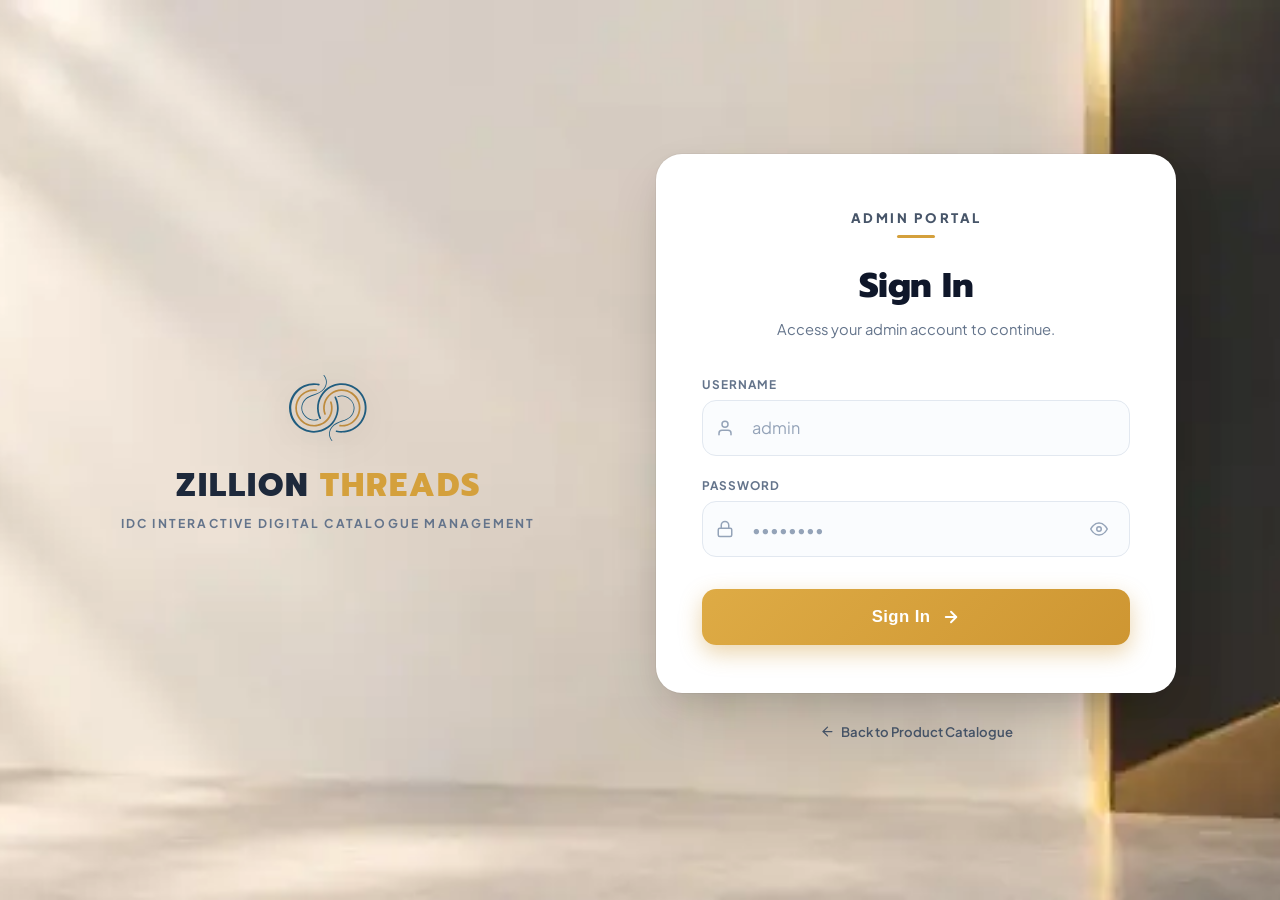
<file: login.html>
<!DOCTYPE html>
<html lang="en">
<head>
    <meta charset="UTF-8">
    <meta name="viewport" content="width=device-width, initial-scale=1.0">
    <title>Zillion Threads Admin Login</title>
    <link rel="icon" href="./global assets/Images/logo.svg">
    <link rel="preconnect" href="https://fonts.googleapis.com">
    <link rel="preconnect" href="https://fonts.gstatic.com" crossorigin>
    <link href="https://fonts.googleapis.com/css2?family=Plus+Jakarta+Sans:wght@400;500;600;700;800&family=Prompt:wght@400;500;600;700;800&display=swap" rel="stylesheet">
    <style>
        :root {
            --brand-primary: #1A7292;
            --brand-gold: #D4A03C;
            --brand-gold-hover: #BF8D2D;
            --text-dark: #1E293B;
            --text-muted: #64748B;
            --text-dim: #94A3B8;
            --card-bg: #FFFFFF;
            --input-bg: #FAFCFE;
            --input-border: #E2E8F0;
            --input-focus: #D4A03C;
            --error-bg: #FEF2F2;
            --error-border: #FCA5A5;
            --error-text: #DC2626;
        }

        * {
            box-sizing: border-box;
            margin: 0;
            padding: 0;
        }

        body {
            font-family: 'Plus Jakarta Sans', sans-serif;
            min-height: 100vh;
            width: 100vw;
            overflow-x: hidden;
            background-color: #EFECE6;
            background-image: url('./global%20assets/Images/background-images/background-image-1.webp');
            background-size: cover;
            background-position: center center;
            background-repeat: no-repeat;
            display: flex;
            align-items: center;
            justify-content: center;
            position: relative;
        }

        .login-page-container {
            width: 100%;
            max-width: 1200px;
            min-height: 100vh;
            display: flex;
            align-items: center;
            justify-content: space-between;
            padding: 2rem 5%;
            position: relative;
            z-index: 10;
        }

        /* Left Side: Brand presentation (ZILLION THREADS logo + title) */
        .brand-showcase-panel {
            flex: 1;
            max-width: 480px;
            display: flex;
            flex-direction: column;
            align-items: center;
            text-align: center;
            padding-right: 2rem;
            animation: fadeInLeft 0.6s cubic-bezier(0.16, 1, 0.3, 1);
        }

        @keyframes fadeInLeft {
            from { opacity: 0; transform: translateX(-24px); }
            to { opacity: 1; transform: translateX(0); }
        }

        .brand-emblem-box {
            width: auto;
            height: auto;
            background: transparent;
            border-radius: 0;
            display: flex;
            align-items: center;
            justify-content: center;
            box-shadow: none;
            margin-bottom: 1.25rem;
            transition: transform 0.3s cubic-bezier(0.16, 1, 0.3, 1);
        }

        .brand-emblem-box:hover {
            transform: scale(1.06);
        }

        .brand-emblem-box img {
            width: 78px;
            height: 78px;
            object-fit: contain;
            filter: drop-shadow(0 8px 18px rgba(0, 0, 0, 0.15));
        }

        .brand-main-title {
            font-family: 'Prompt', sans-serif;
            font-size: 2rem;
            font-weight: 800;
            letter-spacing: 2px;
            color: #1E293B;
            display: flex;
            align-items: center;
            gap: 10px;
            line-height: 1.2;
        }

        .brand-main-title span.threads-gold {
            color: var(--brand-gold);
        }

        .brand-subline {
            font-size: 0.76rem;
            font-weight: 700;
            letter-spacing: 2.2px;
            text-transform: uppercase;
            color: #64748B;
            margin-top: 0.65rem;
        }

        /* Right Side: Clean White Floating Login Card (Enlarged) */
        .login-card-container {
            flex: 1.15;
            max-width: 520px;
            display: flex;
            flex-direction: column;
            align-items: center;
            animation: fadeInRight 0.6s cubic-bezier(0.16, 1, 0.3, 1);
        }

        @keyframes fadeInRight {
            from { opacity: 0; transform: translateX(24px); }
            to { opacity: 1; transform: translateX(0); }
        }

        .login-card {
            width: 100%;
            background: var(--card-bg);
            border-radius: 26px;
            padding: 3.25rem 2.85rem 3rem;
            box-shadow: 
                0 25px 60px -12px rgba(0, 0, 0, 0.16),
                0 12px 28px -6px rgba(0, 0, 0, 0.08),
                0 0 0 1px rgba(0, 0, 0, 0.04);
            position: relative;
        }

        .card-top-tag {
            text-align: center;
            margin-bottom: 0.4rem;
        }

        .admin-portal-text {
            font-size: 0.82rem;
            font-weight: 800;
            letter-spacing: 2.5px;
            text-transform: uppercase;
            color: #475569;
            display: inline-block;
        }

        .gold-divider {
            width: 38px;
            height: 3px;
            background: var(--brand-gold);
            border-radius: 4px;
            margin: 8px auto 1.35rem;
        }

        .card-heading-title {
            font-family: 'Prompt', sans-serif;
            font-size: 2.15rem;
            font-weight: 800;
            color: #0F172A;
            text-align: center;
            letter-spacing: -0.5px;
            margin-bottom: 0.45rem;
        }

        .card-subtext {
            text-align: center;
            font-size: 0.92rem;
            color: var(--text-muted);
            margin-bottom: 2.25rem;
            line-height: 1.45;
        }

        .alert-error {
            background: var(--error-bg);
            border: 1px solid var(--error-border);
            color: var(--error-text);
            padding: 0.75rem 1rem;
            border-radius: 10px;
            font-size: 0.85rem;
            margin-bottom: 1.5rem;
            display: none;
            align-items: center;
            gap: 10px;
            animation: shake 0.35s ease;
        }

        @keyframes shake {
            0%, 100% { transform: translateX(0); }
            25% { transform: translateX(-4px); }
            75% { transform: translateX(4px); }
        }

        .form-group {
            margin-bottom: 1.35rem;
        }

        .form-label {
            display: block;
            font-size: 0.74rem;
            font-weight: 700;
            letter-spacing: 1px;
            text-transform: uppercase;
            color: #64748B;
            margin-bottom: 0.5rem;
        }

        .input-wrapper {
            position: relative;
            display: flex;
            align-items: center;
        }

        .input-icon {
            position: absolute;
            left: 14px;
            color: #94A3B8;
            display: flex;
            align-items: center;
            pointer-events: none;
            transition: color 0.2s ease;
        }

        .form-input {
            width: 100%;
            background: var(--input-bg);
            border: 1.5px solid var(--input-border);
            border-radius: 14px;
            padding: 1.05rem 1.15rem 1.05rem 3.1rem;
            font-size: 1.02rem;
            color: var(--text-dark);
            font-family: inherit;
            outline: none;
            transition: all 0.22s ease;
        }

        .form-input::placeholder {
            color: #94A3B8;
        }

        .form-input:focus {
            border-color: var(--input-focus);
            background: #FFFFFF;
            box-shadow: 0 0 0 4px rgba(212, 160, 60, 0.16);
        }

        .form-input:focus ~ .input-icon,
        .input-wrapper:focus-within .input-icon {
            color: var(--brand-gold);
        }

        .toggle-password {
            position: absolute;
            right: 16px;
            background: transparent;
            border: none;
            color: #94A3B8;
            cursor: pointer;
            padding: 6px;
            display: flex;
            align-items: center;
            transition: color 0.2s;
        }

        .toggle-password:hover {
            color: var(--brand-gold);
        }

        .btn-submit {
            width: 100%;
            background: linear-gradient(135deg, #DEAB45 0%, #CE9632 100%);
            color: #FFFFFF;
            border: none;
            border-radius: 14px;
            padding: 1.1rem 1.75rem;
            font-size: 1.05rem;
            font-weight: 700;
            letter-spacing: 0.4px;
            cursor: pointer;
            display: flex;
            align-items: center;
            justify-content: center;
            gap: 12px;
            margin-top: 2rem;
            box-shadow: 0 8px 22px rgba(206, 150, 50, 0.4);
            transition: all 0.25s cubic-bezier(0.16, 1, 0.3, 1);
        }

        .btn-submit:hover {
            background: linear-gradient(135deg, #E5B450 0%, #C48E28 100%);
            transform: translateY(-2px);
            box-shadow: 0 10px 28px rgba(206, 150, 50, 0.5);
        }

        .btn-submit:active {
            transform: translateY(0);
        }

        .back-link-wrap {
            margin-top: 1.5rem;
            text-align: center;
        }

        .back-link {
            display: inline-flex;
            align-items: center;
            gap: 6px;
            color: #475569;
            text-decoration: none;
            font-size: 0.82rem;
            font-weight: 600;
            padding: 6px 14px;
            border-radius: 8px;
            transition: all 0.2s ease;
        }

        .back-link:hover {
            color: #0F172A;
            background: rgba(255, 255, 255, 0.6);
            transform: translateX(-2px);
        }

        @media (max-width: 900px) {
            .login-page-container {
                flex-direction: column;
                justify-content: center;
                gap: 2.5rem;
                padding: 3rem 1.5rem;
            }

            .brand-showcase-panel {
                padding-right: 0;
                max-width: 100%;
            }

            .brand-main-title {
                font-size: 1.55rem;
            }

            .brand-emblem-box {
                width: 70px;
                height: 70px;
                margin-bottom: 1rem;
            }

            .login-card-container {
                width: 100%;
                max-width: 440px;
            }

            .login-card {
                padding: 2.25rem 1.75rem;
            }
        }
    </style>
</head>
<body>

    <div class="login-page-container">
        <!-- Left Side: Brand presentation -->
        <div class="brand-showcase-panel">
            <div class="brand-emblem-box">
                <img src="/global%20assets/Images/logo.svg" onerror="this.onerror=null; this.src='global%20assets/Images/logo.svg';" alt="Zillion Threads Logo">
            </div>
            <div class="brand-main-title">
                <span>ZILLION</span>
                <span class="threads-gold">THREADS</span>
            </div>
            <p class="brand-subline">IDC INTERACTIVE DIGITAL CATALOGUE MANAGEMENT</p>
        </div>

        <!-- Right Side: Clean White Floating Card -->
        <div class="login-card-container">
            <div class="login-card">
                <div class="card-top-tag">
                    <span class="admin-portal-text">ADMIN PORTAL</span>
                    <div class="gold-divider"></div>
                </div>

                <h1 class="card-heading-title">Sign In</h1>
                <p class="card-subtext">Access your admin account to continue.</p>

                <div class="alert-error" id="loginAlert">
                    <svg width="18" height="18" viewBox="0 0 24 24" fill="none" stroke="currentColor" stroke-width="2">
                        <circle cx="12" cy="12" r="10"></circle>
                        <line x1="12" y1="8" x2="12" y2="12"></line>
                        <line x1="12" y1="16" x2="12.01" y2="16"></line>
                    </svg>
                    <span id="loginAlertText">Invalid username or password.</span>
                </div>

                <form id="loginForm" onsubmit="handleLogin(event)">
                    <div class="form-group">
                        <label class="form-label" for="username">Username</label>
                        <div class="input-wrapper">
                            <span class="input-icon">
                                <svg width="18" height="18" viewBox="0 0 24 24" fill="none" stroke="currentColor" stroke-width="2" stroke-linecap="round" stroke-linejoin="round">
                                    <path d="M20 21v-2a4 4 0 0 0-4-4H8a4 4 0 0 0-4 4v2"></path>
                                    <circle cx="12" cy="7" r="4"></circle>
                                </svg>
                            </span>
                            <input type="text" id="username" name="username" class="form-input" placeholder="admin" required autocomplete="username">
                        </div>
                    </div>

                    <div class="form-group">
                        <label class="form-label" for="password">Password</label>
                        <div class="input-wrapper">
                            <span class="input-icon">
                                <svg width="18" height="18" viewBox="0 0 24 24" fill="none" stroke="currentColor" stroke-width="2" stroke-linecap="round" stroke-linejoin="round">
                                    <rect x="3" y="11" width="18" height="11" rx="2" ry="2"></rect>
                                    <path d="M7 11V7a5 5 0 0 1 10 0v4"></path>
                                </svg>
                            </span>
                            <input type="password" id="password" name="password" class="form-input" placeholder="••••••••" required autocomplete="current-password">
                            <button type="button" class="toggle-password" id="togglePassBtn" title="Toggle password visibility">
                                <svg id="eyeIcon" width="18" height="18" viewBox="0 0 24 24" fill="none" stroke="currentColor" stroke-width="2">
                                    <path d="M1 12s4-8 11-8 11 8 11 8-4 8-11 8-11-8-11-8z"></path>
                                    <circle cx="12" cy="12" r="3"></circle>
                                </svg>
                            </button>
                        </div>
                    </div>

                    <button type="submit" id="loginBtn" class="btn-submit">
                        <span>Sign In</span>
                        <svg width="18" height="18" viewBox="0 0 24 24" fill="none" stroke="currentColor" stroke-width="2.5" stroke-linecap="round" stroke-linejoin="round">
                            <line x1="5" y1="12" x2="19" y2="12"></line>
                            <polyline points="12 5 19 12 12 19"></polyline>
                        </svg>
                    </button>
                </form>
            </div>

            <div class="back-link-wrap">
                <a href="index.html" class="back-link">
                    <svg width="15" height="15" viewBox="0 0 24 24" fill="none" stroke="currentColor" stroke-width="2" stroke-linecap="round" stroke-linejoin="round">
                        <line x1="19" y1="12" x2="5" y2="12"></line>
                        <polyline points="12 19 5 12 12 5"></polyline>
                    </svg>
                    Back to Product Catalogue
                </a>
            </div>
        </div>
    </div>

    <script>
        const toggleBtn = document.getElementById('togglePassBtn');
        const passInput = document.getElementById('password');
        if (toggleBtn && passInput) {
            toggleBtn.addEventListener('click', function() {
                const type = passInput.getAttribute('type') === 'password' ? 'text' : 'password';
                passInput.setAttribute('type', type);
                this.innerHTML = type === 'password'
                    ? '<svg width="18" height="18" viewBox="0 0 24 24" fill="none" stroke="currentColor" stroke-width="2"><path d="M1 12s4-8 11-8 11 8 11 8-4 8-11 8-11-8-11-8z"></path><circle cx="12" cy="12" r="3"></circle></svg>'
                    : '<svg width="18" height="18" viewBox="0 0 24 24" fill="none" stroke="currentColor" stroke-width="2"><path d="M17.94 17.94A10.07 10.07 0 0 1 12 20c-7 0-11-8-11-8a18.45 18.45 0 0 1 5.06-5.94M9.9 4.24A9.12 9.12 0 0 1 12 4c7 0 11 8 11 8a18.5 18.5 0 0 1-2.16 3.19m-6.72-1.07a3 3 0 1 1-4.24-4.24"></path><line x1="1" y1="1" x2="23" y2="23"></line></svg>';
            });
        }

        function handleLogin(e) {
            e.preventDefault();
            const u = document.getElementById('username').value.trim();
            const p = document.getElementById('password').value.trim();
            const alertBox = document.getElementById('loginAlert');
            const alertText = document.getElementById('loginAlertText');
            const btn = document.getElementById('loginBtn');

            alertBox.style.display = 'none';

            if (u === 'admin' && p === 'admin123') {
                btn.innerHTML = '<span>Success! Redirecting...</span>';
                btn.disabled = true;
                
                localStorage.setItem('admin_logged_in', 'true');

                setTimeout(() => {
                    window.location.href = 'admin/index.php';
                }, 400);
            } else {
                alertText.textContent = 'Invalid username or password.';
                alertBox.style.display = 'flex';
            }
        }
    </script>
</body>
</html>
</file>
